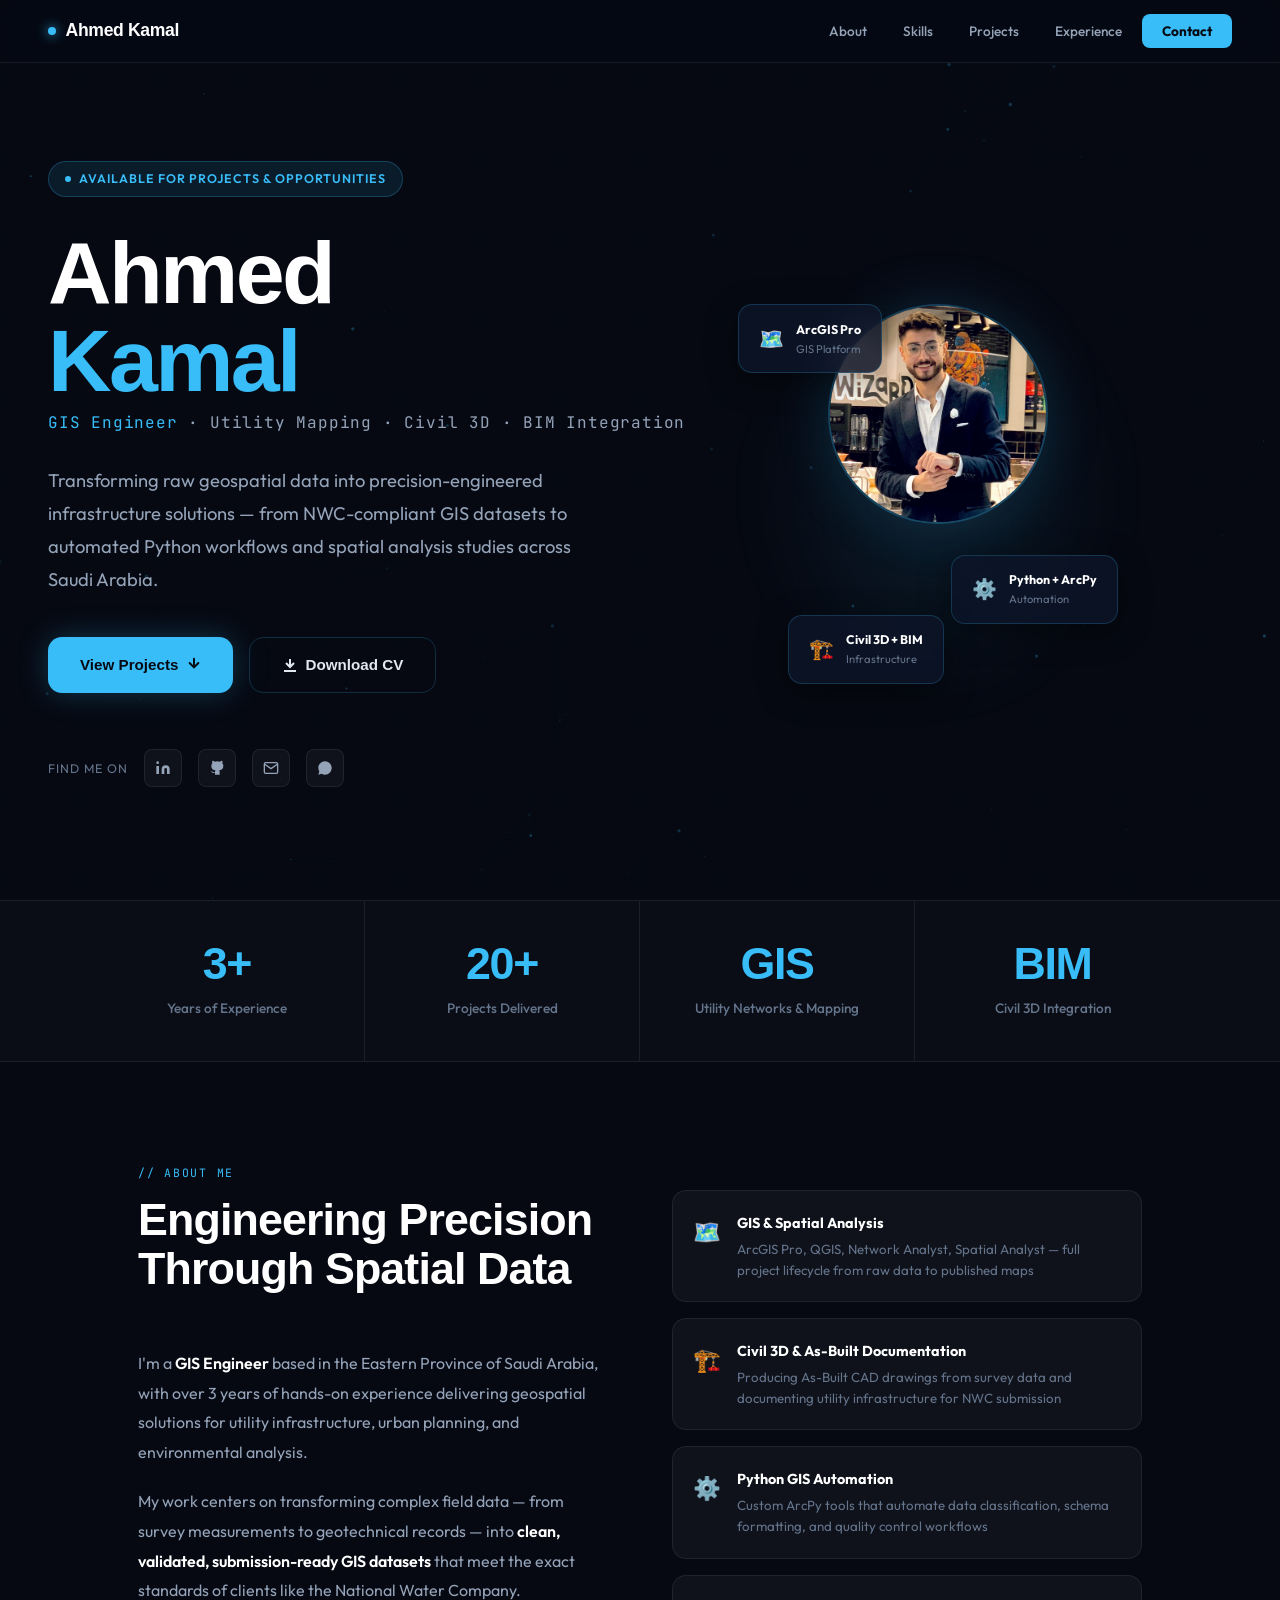
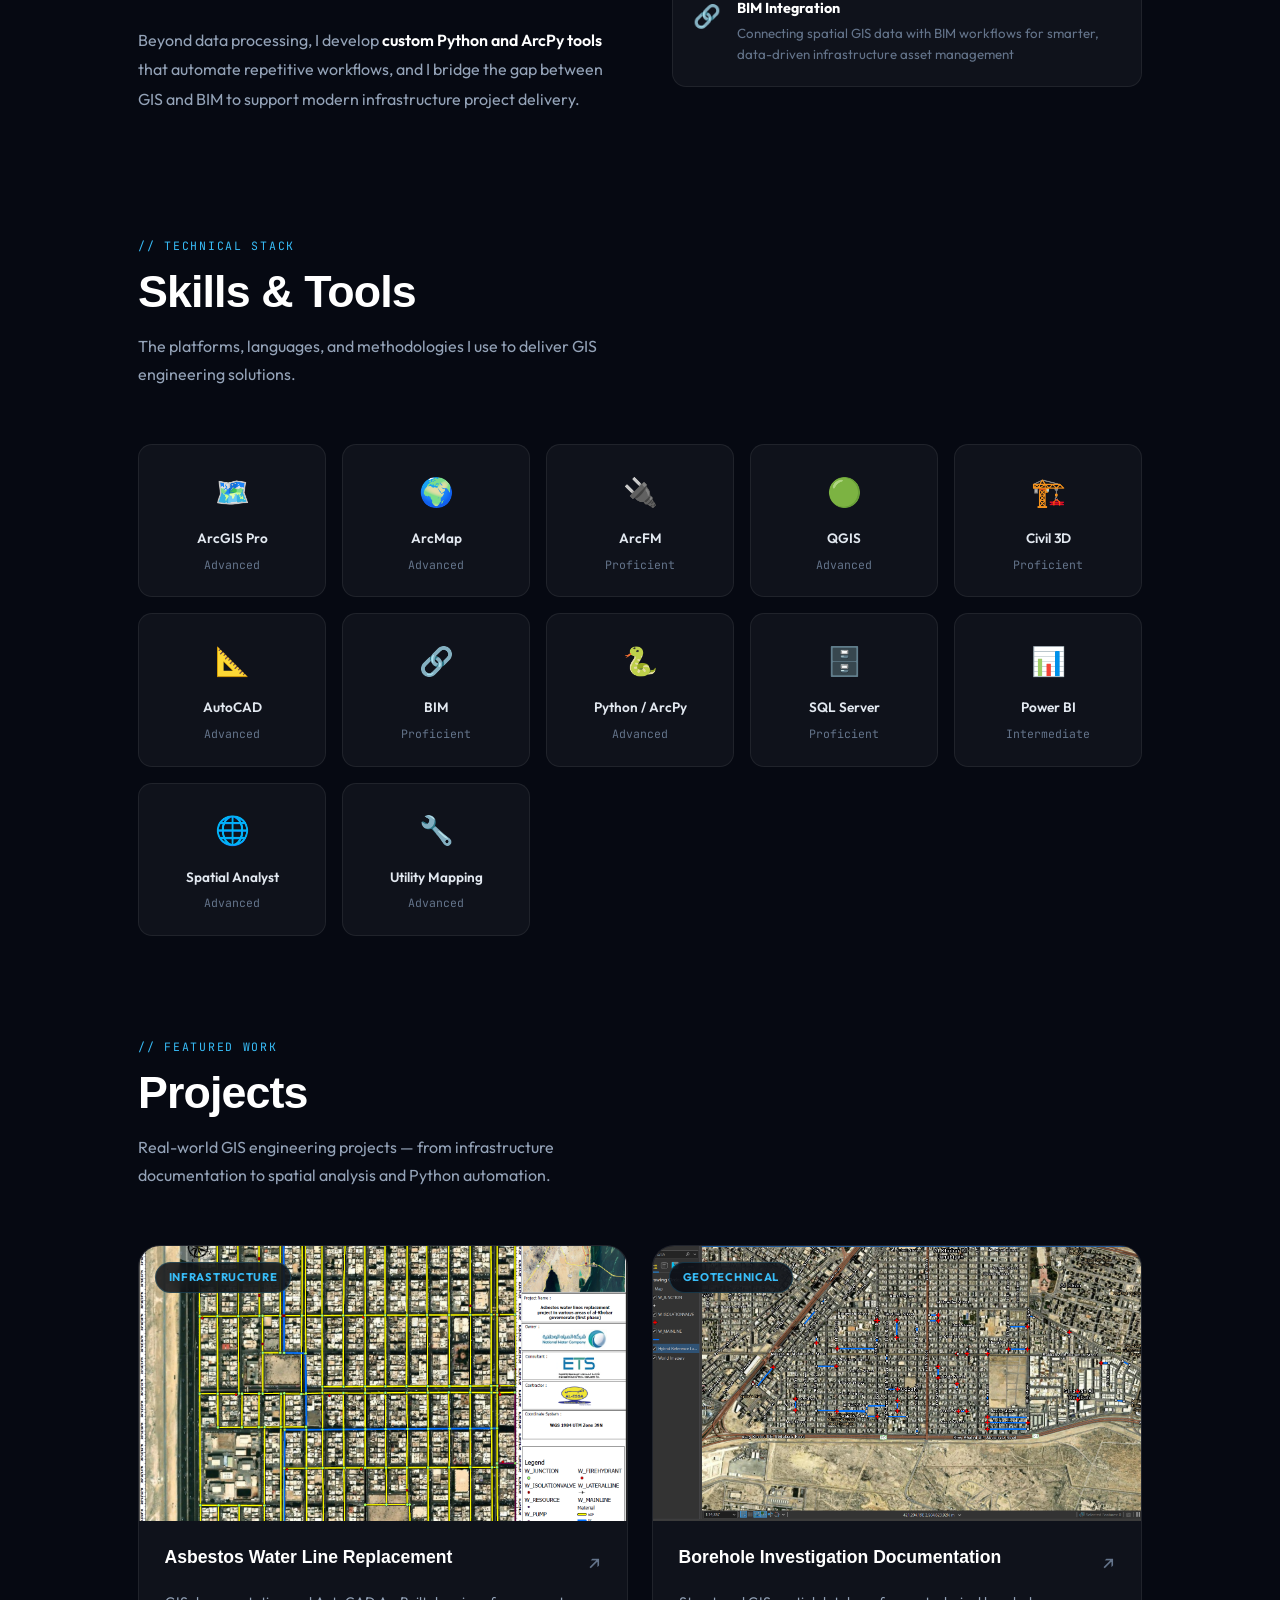
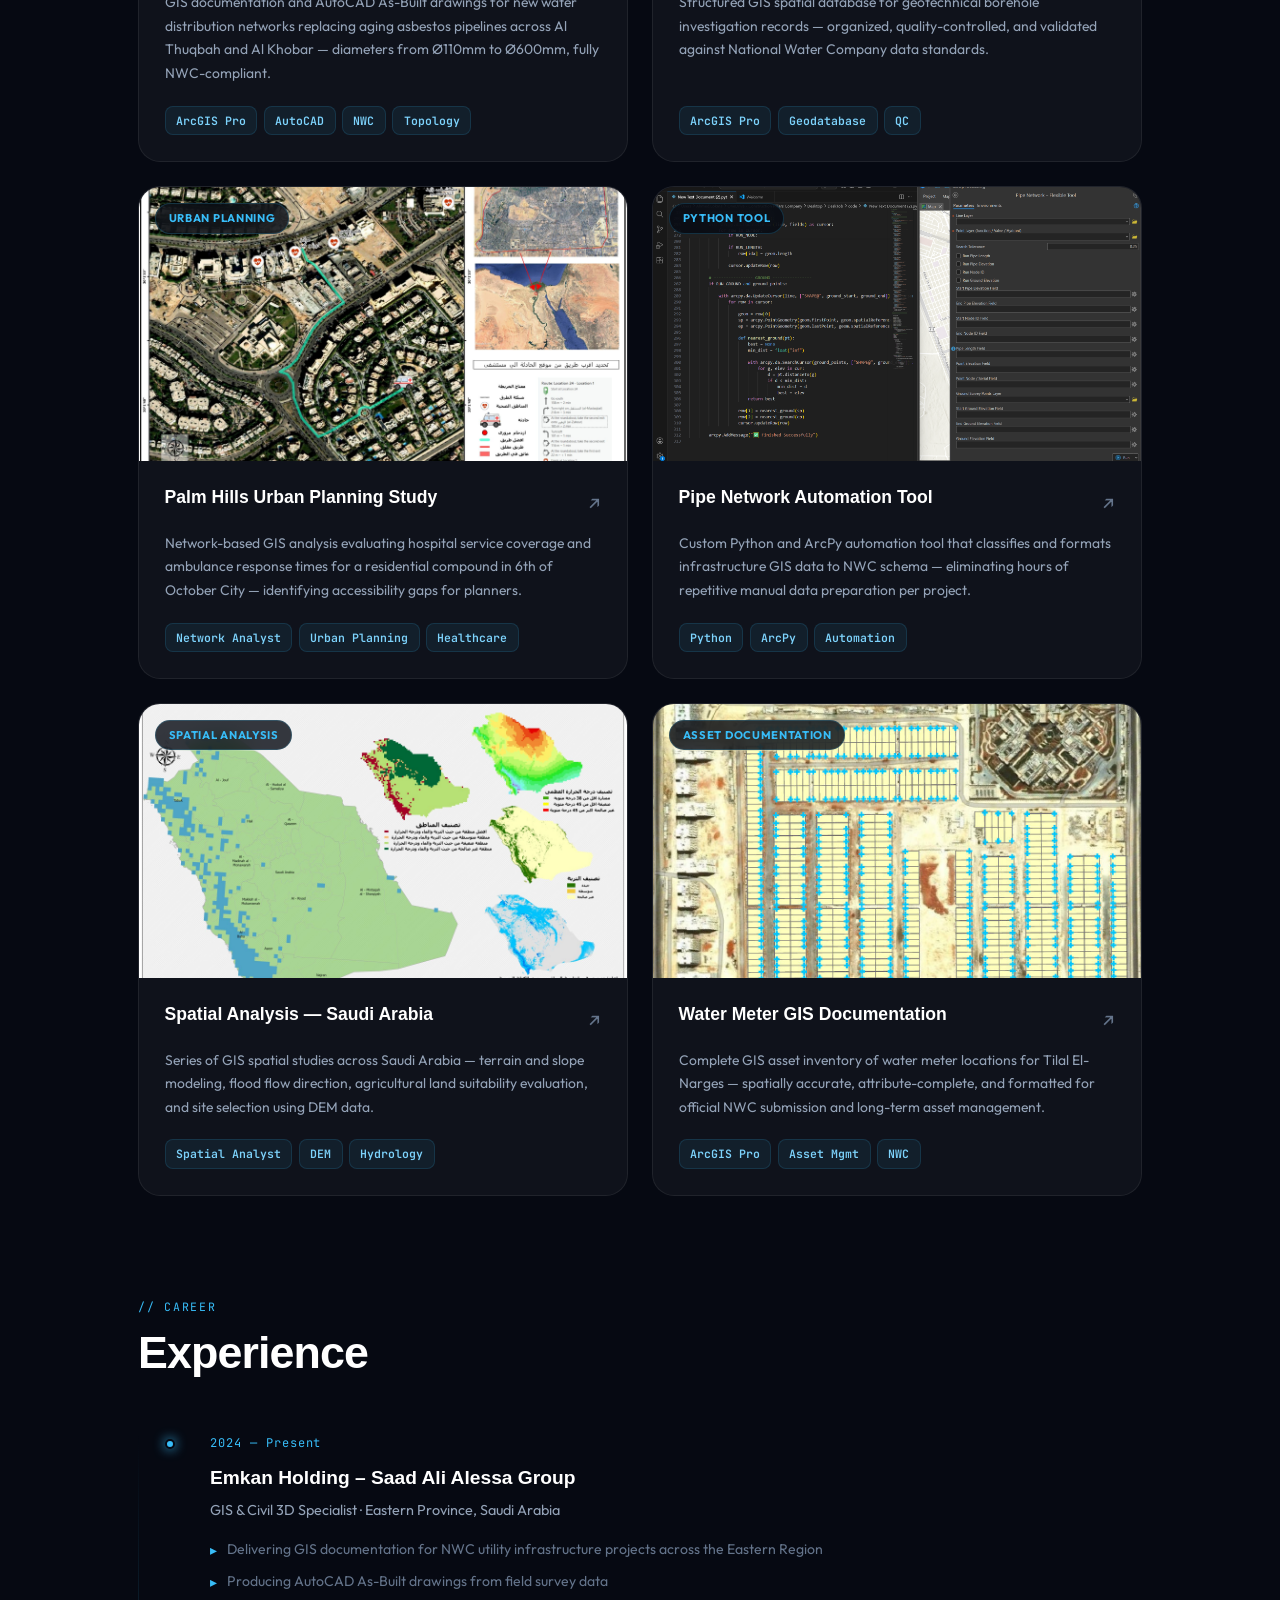
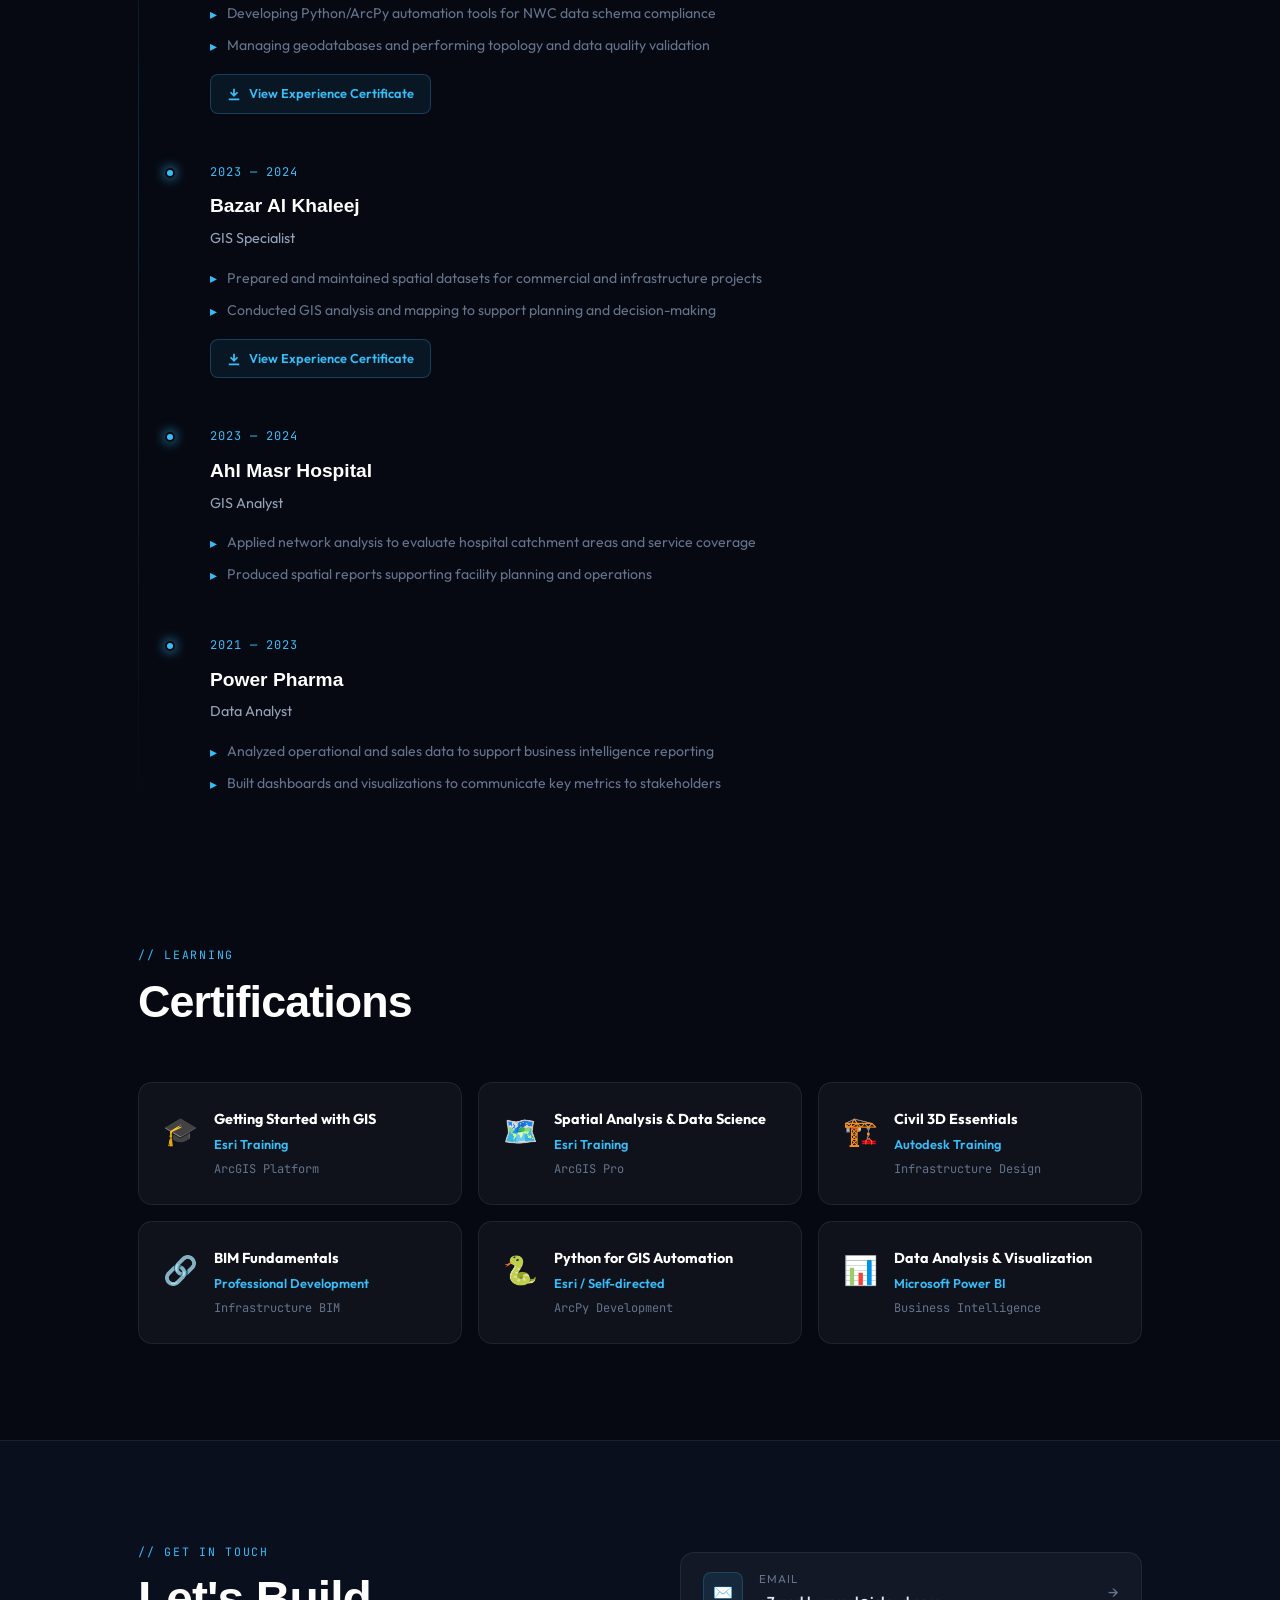
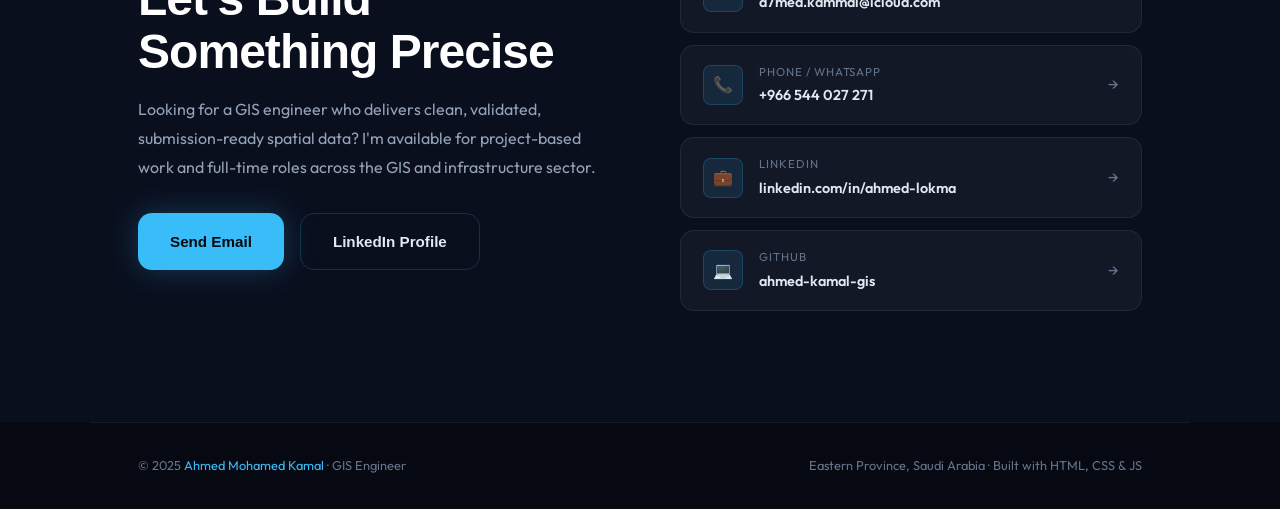
<file: index.html>
<!DOCTYPE html>
<html lang="en">
<head>
  <meta charset="UTF-8" />
  <meta name="viewport" content="width=device-width, initial-scale=1.0" />
  <meta name="description" content="Ahmed Kamal — GIS Engineer specializing in Utility Mapping, Spatial Analysis, Civil 3D & BIM Integration. Based in Eastern Province, Saudi Arabia." />
  <meta name="keywords" content="GIS Engineer, ArcGIS, QGIS, Civil 3D, BIM, Spatial Analysis, Utility Mapping, Saudi Arabia" />
  <title>Ahmed Kamal | GIS Engineer & Spatial Data Specialist</title>
  <link rel="stylesheet" href="style.css" />
  <link rel="preconnect" href="https://fonts.googleapis.com" />
  <link rel="preconnect" href="https://fonts.gstatic.com" crossorigin />
  <link href="https://fonts.googleapis.com/css2?family=Cabinet+Grotesk:wght@400;500;700;800;900&family=Outfit:wght@300;400;500;600&family=JetBrains+Mono:wght@400;500&display=swap" rel="stylesheet" />
</head>
<body>

<!-- ── ANIMATED CANVAS BACKGROUND ── -->
<canvas id="bg-canvas"></canvas>

<!-- ══════════════════════════════════════
     NAV
════════════════════════════════════════ -->
<nav id="main-nav">
  <a href="#" class="nav-logo">
    <span class="nav-logo-dot"></span>
    Ahmed Kamal
  </a>
  <ul class="nav-links" id="nav-links">
    <li><a href="#about">About</a></li>
    <li><a href="#skills">Skills</a></li>
    <li><a href="#projects">Projects</a></li>
    <li><a href="#experience">Experience</a></li>
    <li><a href="#contact" class="nav-cta">Contact</a></li>
  </ul>
  <button class="nav-mobile-btn" id="mobile-nav-btn" aria-label="Menu">
    <span></span><span></span><span></span>
  </button>
</nav>

<!-- ══════════════════════════════════════
     HERO
════════════════════════════════════════ -->
<section class="hero" id="home">
  <div class="hero-content">
    <div class="hero-badge">
      <span class="hero-badge-dot"></span>
      Available for Projects &amp; Opportunities
    </div>

    <h1>
      Ahmed<br/>
      <span class="hero-name-accent">Kamal</span>
    </h1>

    <p class="hero-role">
      <span>GIS Engineer</span> · Utility Mapping · Civil 3D · BIM Integration
    </p>

    <p class="hero-desc">
      Transforming raw geospatial data into precision-engineered infrastructure solutions — from NWC-compliant GIS datasets to automated Python workflows and spatial analysis studies across Saudi Arabia.
    </p>

    <div class="hero-btns">
      <a href="#projects" class="btn-primary btn-glow">
        View Projects
        <span class="btn-arrow-box">
          <svg width="14" height="14" viewBox="0 0 16 16" fill="none" stroke="currentColor" stroke-width="2.2" stroke-linecap="round" stroke-linejoin="round"><path d="M8 3v10M3 8l5 5 5-5"/></svg>
        </span>
      </a>
      <a href="Ahmed-Kamal-CV.pdf" target="_blank" class="btn-outline">
        <svg width="16" height="16" viewBox="0 0 16 16" fill="none" stroke="currentColor" stroke-width="2"><path d="M8 2v8m-4-4l4 4 4-4M2 14h12"/></svg>
        Download CV
      </a>
    </div>

    <div class="hero-socials">
      <span class="hero-socials-label">Find me on</span>
      <a href="https://www.linkedin.com/in/ahmed-lokma/" target="_blank" class="social-link" aria-label="LinkedIn">
        <svg viewBox="0 0 24 24" fill="currentColor"><path d="M16 8a6 6 0 0 1 6 6v7h-4v-7a2 2 0 0 0-2-2 2 2 0 0 0-2 2v7h-4v-7a6 6 0 0 1 6-6zM2 9h4v12H2z"/><circle cx="4" cy="4" r="2"/></svg>
      </a>
      <a href="https://github.com/ahmed-kamal-gis" target="_blank" class="social-link" aria-label="GitHub">
        <svg viewBox="0 0 24 24" fill="currentColor"><path d="M9 19c-5 1.5-5-2.5-7-3m14 6v-3.87a3.37 3.37 0 0 0-.94-2.61c3.14-.35 6.44-1.54 6.44-7A5.44 5.44 0 0 0 20 4.77 5.07 5.07 0 0 0 19.91 1S18.73.65 16 2.48a13.38 13.38 0 0 0-7 0C6.27.65 5.09 1 5.09 1A5.07 5.07 0 0 0 5 4.77a5.44 5.44 0 0 0-1.5 3.78c0 5.42 3.3 6.61 6.44 7A3.37 3.37 0 0 0 9 18.13V22"/></svg>
      </a>
      <a href="mailto:a7med.kammal@icloud.com" class="social-link" aria-label="Email">
        <svg viewBox="0 0 24 24" fill="none" stroke="currentColor" stroke-width="2"><path d="M4 4h16c1.1 0 2 .9 2 2v12c0 1.1-.9 2-2 2H4c-1.1 0-2-.9-2-2V6c0-1.1.9-2 2-2z"/><polyline points="22,6 12,13 2,6"/></svg>
      </a>
      <a href="https://wa.me/966544027271" target="_blank" class="social-link" aria-label="WhatsApp">
        <svg viewBox="0 0 24 24" fill="currentColor"><path d="M17.472 14.382c-.297-.149-1.758-.867-2.03-.967-.273-.099-.471-.148-.67.15-.197.297-.767.966-.94 1.164-.173.199-.347.223-.644.075-.297-.15-1.255-.463-2.39-1.475-.883-.788-1.48-1.761-1.653-2.059-.173-.297-.018-.458.13-.606.134-.133.298-.347.446-.52.149-.174.198-.298.298-.497.099-.198.05-.371-.025-.52-.075-.149-.669-1.612-.916-2.207-.242-.579-.487-.5-.669-.51-.173-.008-.371-.01-.57-.01-.198 0-.52.074-.792.372-.272.297-1.04 1.016-1.04 2.479 0 1.462 1.065 2.875 1.213 3.074.149.198 2.096 3.2 5.077 4.487.709.306 1.262.489 1.694.625.712.227 1.36.195 1.871.118.571-.085 1.758-.719 2.006-1.413.248-.694.248-1.289.173-1.413-.074-.124-.272-.198-.57-.347z"/><path d="M12 2C6.477 2 2 6.477 2 12c0 1.89.525 3.66 1.438 5.168L2 22l4.978-1.406A9.96 9.96 0 0 0 12 22c5.523 0 10-4.477 10-10S17.523 2 12 2z"/></svg>
      </a>
    </div>
  </div>

  <div class="hero-right">
    <div class="hero-profile-wrap">
      <div class="hero-profile-bg"></div>
      <img src="profile.jpeg" alt="Ahmed Kamal" class="hero-profile-img" />

      <div class="hero-float-card card-1">
        <span class="float-icon">🗺️</span>
        <div>
          <span class="float-title">ArcGIS Pro</span>
          <span class="float-sub">GIS Platform</span>
        </div>
      </div>

      <div class="hero-float-card card-2">
        <span class="float-icon">⚙️</span>
        <div>
          <span class="float-title">Python + ArcPy</span>
          <span class="float-sub">Automation</span>
        </div>
      </div>

      <div class="hero-float-card card-3">
        <span class="float-icon">🏗️</span>
        <div>
          <span class="float-title">Civil 3D + BIM</span>
          <span class="float-sub">Infrastructure</span>
        </div>
      </div>
    </div>
  </div>
</section>

<!-- ══════════════════════════════════════
     STATS
════════════════════════════════════════ -->
<div class="stats-section">
  <div class="stats-inner">
    <div class="stat-item reveal">
      <span class="stat-number" data-target="3" data-suffix="+">3+</span>
      <span class="stat-label">Years of Experience</span>
    </div>
    <div class="stat-item reveal reveal-delay-1">
      <span class="stat-number" data-target="20" data-suffix="+">20+</span>
      <span class="stat-label">Projects Delivered</span>
    </div>
    <div class="stat-item reveal reveal-delay-2">
      <span class="stat-number">GIS</span>
      <span class="stat-label">Utility Networks & Mapping</span>
    </div>
    <div class="stat-item reveal reveal-delay-3">
      <span class="stat-number">BIM</span>
      <span class="stat-label">Civil 3D Integration</span>
    </div>
  </div>
</div>

<!-- ══════════════════════════════════════
     ABOUT
════════════════════════════════════════ -->
<section class="section" id="about">
  <div class="about-grid">
    <div>
      <div class="section-header">
        <span class="section-tag">// About Me</span>
        <h2 class="section-title">Engineering Precision<br/>Through Spatial Data</h2>
      </div>
      <div class="about-text reveal">
        <p>
          I'm a <strong>GIS Engineer</strong> based in the Eastern Province of Saudi Arabia, with over 3 years of hands-on experience delivering geospatial solutions for utility infrastructure, urban planning, and environmental analysis.
        </p>
        <p>
          My work centers on transforming complex field data — from survey measurements to geotechnical records — into <strong>clean, validated, submission-ready GIS datasets</strong> that meet the exact standards of clients like the National Water Company.
        </p>
        <p>
          Beyond data processing, I develop <strong>custom Python and ArcPy tools</strong> that automate repetitive workflows, and I bridge the gap between GIS and BIM to support modern infrastructure project delivery.
        </p>
      </div>
    </div>
    <div class="about-highlights reveal reveal-delay-1">
      <div class="about-highlight">
        <span class="ah-icon">🗺️</span>
        <div>
          <div class="ah-title">GIS & Spatial Analysis</div>
          <div class="ah-desc">ArcGIS Pro, QGIS, Network Analyst, Spatial Analyst — full project lifecycle from raw data to published maps</div>
        </div>
      </div>
      <div class="about-highlight">
        <span class="ah-icon">🏗️</span>
        <div>
          <div class="ah-title">Civil 3D & As-Built Documentation</div>
          <div class="ah-desc">Producing As-Built CAD drawings from survey data and documenting utility infrastructure for NWC submission</div>
        </div>
      </div>
      <div class="about-highlight">
        <span class="ah-icon">⚙️</span>
        <div>
          <div class="ah-title">Python GIS Automation</div>
          <div class="ah-desc">Custom ArcPy tools that automate data classification, schema formatting, and quality control workflows</div>
        </div>
      </div>
      <div class="about-highlight">
        <span class="ah-icon">🔗</span>
        <div>
          <div class="ah-title">BIM Integration</div>
          <div class="ah-desc">Connecting spatial GIS data with BIM workflows for smarter, data-driven infrastructure asset management</div>
        </div>
      </div>
    </div>
  </div>
</section>

<!-- ══════════════════════════════════════
     SKILLS
════════════════════════════════════════ -->
<section class="section" id="skills" style="padding-top:0;">
  <div class="section-header reveal">
    <span class="section-tag">// Technical Stack</span>
    <h2 class="section-title">Skills & Tools</h2>
    <p class="section-sub">The platforms, languages, and methodologies I use to deliver GIS engineering solutions.</p>
  </div>
  <div class="skills-grid">
    <div class="skill-card reveal">
      <span class="skill-icon">🗺️</span>
      <span class="skill-name">ArcGIS Pro</span>
      <span class="skill-level">Advanced</span>
    </div>
    <div class="skill-card reveal reveal-delay-1">
      <span class="skill-icon">🌍</span>
      <span class="skill-name">ArcMap</span>
      <span class="skill-level">Advanced</span>
    </div>
    <div class="skill-card reveal reveal-delay-2">
      <span class="skill-icon">🔌</span>
      <span class="skill-name">ArcFM</span>
      <span class="skill-level">Proficient</span>
    </div>
    <div class="skill-card reveal reveal-delay-3">
      <span class="skill-icon">🟢</span>
      <span class="skill-name">QGIS</span>
      <span class="skill-level">Advanced</span>
    </div>
    <div class="skill-card reveal">
      <span class="skill-icon">🏗️</span>
      <span class="skill-name">Civil 3D</span>
      <span class="skill-level">Proficient</span>
    </div>
    <div class="skill-card reveal reveal-delay-1">
      <span class="skill-icon">📐</span>
      <span class="skill-name">AutoCAD</span>
      <span class="skill-level">Advanced</span>
    </div>
    <div class="skill-card reveal reveal-delay-2">
      <span class="skill-icon">🔗</span>
      <span class="skill-name">BIM</span>
      <span class="skill-level">Proficient</span>
    </div>
    <div class="skill-card reveal reveal-delay-3">
      <span class="skill-icon">🐍</span>
      <span class="skill-name">Python / ArcPy</span>
      <span class="skill-level">Advanced</span>
    </div>
    <div class="skill-card reveal">
      <span class="skill-icon">🗄️</span>
      <span class="skill-name">SQL Server</span>
      <span class="skill-level">Proficient</span>
    </div>
    <div class="skill-card reveal reveal-delay-1">
      <span class="skill-icon">📊</span>
      <span class="skill-name">Power BI</span>
      <span class="skill-level">Intermediate</span>
    </div>
    <div class="skill-card reveal reveal-delay-2">
      <span class="skill-icon">🌐</span>
      <span class="skill-name">Spatial Analyst</span>
      <span class="skill-level">Advanced</span>
    </div>
    <div class="skill-card reveal reveal-delay-3">
      <span class="skill-icon">🔧</span>
      <span class="skill-name">Utility Mapping</span>
      <span class="skill-level">Advanced</span>
    </div>
  </div>
</section>

<!-- ══════════════════════════════════════
     PROJECTS
════════════════════════════════════════ -->
<section class="section" id="projects" style="padding-top:0;">
  <div class="section-header reveal">
    <span class="section-tag">// Featured Work</span>
    <h2 class="section-title">Projects</h2>
    <p class="section-sub">Real-world GIS engineering projects — from infrastructure documentation to spatial analysis and Python automation.</p>
  </div>
  <div class="projects-grid">

    <!-- 1. Asbestos Water Line -->
    <a href="asbestos-water-line/index.html" class="project-card reveal">
      <div class="project-img-wrap">
        <img src="asbestos-water-line/asbestos-1.jpeg" alt="Asbestos Water Line Replacement" class="project-img" loading="lazy"
             onerror="this.style.display='none';this.nextElementSibling.style.display='flex'"/>
        <div class="project-img-placeholder" style="display:none">🗺️</div>
        <span class="project-cat-badge">Infrastructure</span>
      </div>
      <div class="project-body">
        <div class="project-header">
          <h3 class="project-title">Asbestos Water Line Replacement</h3>
          <span class="project-arrow">↗</span>
        </div>
        <p class="project-desc">GIS documentation and AutoCAD As-Built drawings for new water distribution networks replacing aging asbestos pipelines across Al Thuqbah and Al Khobar — diameters from Ø110mm to Ø600mm, fully NWC-compliant.</p>
        <div class="project-tags">
          <span class="project-tag">ArcGIS Pro</span>
          <span class="project-tag">AutoCAD</span>
          <span class="project-tag">NWC</span>
          <span class="project-tag">Topology</span>
        </div>
      </div>
    </a>

    <!-- 2. Borehole -->
    <a href="bore-hole-replacement/index.html" class="project-card reveal reveal-delay-1">
      <div class="project-img-wrap">
        <img src="bore-hole-replacement/bore-hole-replacement-1.jpeg" alt="Borehole Documentation" class="project-img" loading="lazy"
             onerror="this.style.display='none';this.nextElementSibling.style.display='flex'"/>
        <div class="project-img-placeholder" style="display:none">🔩</div>
        <span class="project-cat-badge">Geotechnical</span>
      </div>
      <div class="project-body">
        <div class="project-header">
          <h3 class="project-title">Borehole Investigation Documentation</h3>
          <span class="project-arrow">↗</span>
        </div>
        <p class="project-desc">Structured GIS spatial database for geotechnical borehole investigation records — organized, quality-controlled, and validated against National Water Company data standards.</p>
        <div class="project-tags">
          <span class="project-tag">ArcGIS Pro</span>
          <span class="project-tag">Geodatabase</span>
          <span class="project-tag">QC</span>
        </div>
      </div>
    </a>

    <!-- 3. Palm Hills -->
    <a href="palm-hills-urban-planning/index.html" class="project-card reveal reveal-delay-2">
      <div class="project-img-wrap">
        <img src="palm-hills-urban-planning/palm-hills-1.jpeg" alt="Palm Hills Urban Planning" class="project-img" loading="lazy"
             onerror="this.style.display='none';this.nextElementSibling.style.display='flex'"/>
        <div class="project-img-placeholder" style="display:none">🏙️</div>
        <span class="project-cat-badge">Urban Planning</span>
      </div>
      <div class="project-body">
        <div class="project-header">
          <h3 class="project-title">Palm Hills Urban Planning Study</h3>
          <span class="project-arrow">↗</span>
        </div>
        <p class="project-desc">Network-based GIS analysis evaluating hospital service coverage and ambulance response times for a residential compound in 6th of October City — identifying accessibility gaps for planners.</p>
        <div class="project-tags">
          <span class="project-tag">Network Analyst</span>
          <span class="project-tag">Urban Planning</span>
          <span class="project-tag">Healthcare</span>
        </div>
      </div>
    </a>

    <!-- 4. Pipe Network Tool -->
    <a href="pipe-network-tools/index.html" class="project-card reveal">
      <div class="project-img-wrap">
        <img src="pipe-network-tools/code-1.jpeg" alt="Pipe Network Automation Tool" class="project-img" loading="lazy"
             onerror="this.style.display='none';this.nextElementSibling.style.display='flex'"/>
        <div class="project-img-placeholder" style="display:none">🐍</div>
        <span class="project-cat-badge">Python Tool</span>
      </div>
      <div class="project-body">
        <div class="project-header">
          <h3 class="project-title">Pipe Network Automation Tool</h3>
          <span class="project-arrow">↗</span>
        </div>
        <p class="project-desc">Custom Python and ArcPy automation tool that classifies and formats infrastructure GIS data to NWC schema — eliminating hours of repetitive manual data preparation per project.</p>
        <div class="project-tags">
          <span class="project-tag">Python</span>
          <span class="project-tag">ArcPy</span>
          <span class="project-tag">Automation</span>
        </div>
      </div>
    </a>

    <!-- 5. Spatial Analysis -->
    <a href="spatial-analysis-saudi-arabia/index.html" class="project-card reveal reveal-delay-1">
      <div class="project-img-wrap">
        <img src="spatial-analysis-saudi-arabia/spatial-analysis-1.jpeg" alt="Spatial Analysis Saudi Arabia" class="project-img" loading="lazy"
             onerror="this.style.display='none';this.nextElementSibling.style.display='flex'"/>
        <div class="project-img-placeholder" style="display:none">🌏</div>
        <span class="project-cat-badge">Spatial Analysis</span>
      </div>
      <div class="project-body">
        <div class="project-header">
          <h3 class="project-title">Spatial Analysis — Saudi Arabia</h3>
          <span class="project-arrow">↗</span>
        </div>
        <p class="project-desc">Series of GIS spatial studies across Saudi Arabia — terrain and slope modeling, flood flow direction, agricultural land suitability evaluation, and site selection using DEM data.</p>
        <div class="project-tags">
          <span class="project-tag">Spatial Analyst</span>
          <span class="project-tag">DEM</span>
          <span class="project-tag">Hydrology</span>
        </div>
      </div>
    </a>

    <!-- 6. Water Meter -->
    <a href="tilal-elnarges-house-project/index.html" class="project-card reveal reveal-delay-2">
      <div class="project-img-wrap">
        <img src="tilal-elnarges-house-project/water-meter-1.jpeg" alt="Water Meter Documentation" class="project-img" loading="lazy"
             onerror="this.style.display='none';this.nextElementSibling.style.display='flex'"/>
        <div class="project-img-placeholder" style="display:none">💧</div>
        <span class="project-cat-badge">Asset Documentation</span>
      </div>
      <div class="project-body">
        <div class="project-header">
          <h3 class="project-title">Water Meter GIS Documentation</h3>
          <span class="project-arrow">↗</span>
        </div>
        <p class="project-desc">Complete GIS asset inventory of water meter locations for Tilal El-Narges — spatially accurate, attribute-complete, and formatted for official NWC submission and long-term asset management.</p>
        <div class="project-tags">
          <span class="project-tag">ArcGIS Pro</span>
          <span class="project-tag">Asset Mgmt</span>
          <span class="project-tag">NWC</span>
        </div>
      </div>
    </a>

  </div>
</section>

<!-- ══════════════════════════════════════
     EXPERIENCE
════════════════════════════════════════ -->
<section class="section" id="experience" style="padding-top:0;">
  <div class="section-header reveal">
    <span class="section-tag">// Career</span>
    <h2 class="section-title">Experience</h2>
  </div>
  <div class="timeline">

    <div class="timeline-item reveal">
      <span class="timeline-date">2024 — Present</span>
      <div class="timeline-company">Emkan Holding – Saad Ali Alessa Group</div>
      <div class="timeline-role">GIS & Civil 3D Specialist · Eastern Province, Saudi Arabia</div>
      <ul class="timeline-points">
        <li>Delivering GIS documentation for NWC utility infrastructure projects across the Eastern Region</li>
        <li>Producing AutoCAD As-Built drawings from field survey data</li>
        <li>Developing Python/ArcPy automation tools for NWC data schema compliance</li>
        <li>Managing geodatabases and performing topology and data quality validation</li>
      </ul>
      <a href="emkan-certificate.pdf" target="_blank" class="cert-download-btn">
        <svg width="14" height="14" viewBox="0 0 16 16" fill="none" stroke="currentColor" stroke-width="2"><path d="M8 2v8m-4-4l4 4 4-4M2 14h12"/></svg>
        View Experience Certificate
      </a>
    </div>

    <div class="timeline-item reveal">
      <span class="timeline-date">2023 — 2024</span>
      <div class="timeline-company">Bazar Al Khaleej</div>
      <div class="timeline-role">GIS Specialist</div>
      <ul class="timeline-points">
        <li>Prepared and maintained spatial datasets for commercial and infrastructure projects</li>
        <li>Conducted GIS analysis and mapping to support planning and decision-making</li>
      </ul>
      <a href="bazar-certificate.pdf" target="_blank" class="cert-download-btn">
        <svg width="14" height="14" viewBox="0 0 16 16" fill="none" stroke="currentColor" stroke-width="2"><path d="M8 2v8m-4-4l4 4 4-4M2 14h12"/></svg>
        View Experience Certificate
      </a>
    </div>

    <div class="timeline-item reveal">
      <span class="timeline-date">2023 — 2024</span>
      <div class="timeline-company">Ahl Masr Hospital</div>
      <div class="timeline-role">GIS Analyst</div>
      <ul class="timeline-points">
        <li>Applied network analysis to evaluate hospital catchment areas and service coverage</li>
        <li>Produced spatial reports supporting facility planning and operations</li>
      </ul>
    </div>

    <div class="timeline-item reveal">
      <span class="timeline-date">2021 — 2023</span>
      <div class="timeline-company">Power Pharma</div>
      <div class="timeline-role">Data Analyst</div>
      <ul class="timeline-points">
        <li>Analyzed operational and sales data to support business intelligence reporting</li>
        <li>Built dashboards and visualizations to communicate key metrics to stakeholders</li>
      </ul>
    </div>

  </div>
</section>

<!-- ══════════════════════════════════════
     CERTIFICATIONS
════════════════════════════════════════ -->
<section class="section" id="certifications" style="padding-top:0;">
  <div class="section-header reveal">
    <span class="section-tag">// Learning</span>
    <h2 class="section-title">Certifications</h2>
  </div>
  <div class="certs-grid">
    <div class="cert-card reveal">
      <span class="cert-icon">🎓</span>
      <div>
        <div class="cert-title">Getting Started with GIS</div>
        <div class="cert-org">Esri Training</div>
        <div class="cert-year">ArcGIS Platform</div>
      </div>
    </div>
    <div class="cert-card reveal reveal-delay-1">
      <span class="cert-icon">🗺️</span>
      <div>
        <div class="cert-title">Spatial Analysis & Data Science</div>
        <div class="cert-org">Esri Training</div>
        <div class="cert-year">ArcGIS Pro</div>
      </div>
    </div>
    <div class="cert-card reveal reveal-delay-2">
      <span class="cert-icon">🏗️</span>
      <div>
        <div class="cert-title">Civil 3D Essentials</div>
        <div class="cert-org">Autodesk Training</div>
        <div class="cert-year">Infrastructure Design</div>
      </div>
    </div>
    <div class="cert-card reveal reveal-delay-3">
      <span class="cert-icon">🔗</span>
      <div>
        <div class="cert-title">BIM Fundamentals</div>
        <div class="cert-org">Professional Development</div>
        <div class="cert-year">Infrastructure BIM</div>
      </div>
    </div>
    <div class="cert-card reveal">
      <span class="cert-icon">🐍</span>
      <div>
        <div class="cert-title">Python for GIS Automation</div>
        <div class="cert-org">Esri / Self-directed</div>
        <div class="cert-year">ArcPy Development</div>
      </div>
    </div>
    <div class="cert-card reveal reveal-delay-1">
      <span class="cert-icon">📊</span>
      <div>
        <div class="cert-title">Data Analysis & Visualization</div>
        <div class="cert-org">Microsoft Power BI</div>
        <div class="cert-year">Business Intelligence</div>
      </div>
    </div>
  </div>
</section>

<!-- ══════════════════════════════════════
     CONTACT
════════════════════════════════════════ -->
<div class="contact-section" id="contact">
  <div class="contact-inner">
    <div class="reveal">
      <span class="section-tag">// Get In Touch</span>
      <h2 class="contact-title">Let's Build<br/>Something Precise</h2>
      <p class="contact-desc">
        Looking for a GIS engineer who delivers clean, validated, submission-ready spatial data? I'm available for project-based work and full-time roles across the GIS and infrastructure sector.
      </p>
      <div class="hero-btns">
        <a href="mailto:a7med.kammal@icloud.com" class="btn-primary">Send Email</a>
        <a href="https://www.linkedin.com/in/ahmed-lokma/" target="_blank" class="btn-outline">LinkedIn Profile</a>
      </div>
    </div>

    <div class="contact-links reveal reveal-delay-1">
      <a href="mailto:a7med.kammal@icloud.com" class="contact-link">
        <div class="contact-link-icon">✉️</div>
        <div class="contact-link-info">
          <span class="contact-link-label">Email</span>
          <span class="contact-link-value">a7med.kammal@icloud.com</span>
        </div>
        <span class="contact-link-arrow">→</span>
      </a>
      <a href="tel:+966544027271" class="contact-link">
        <div class="contact-link-icon">📞</div>
        <div class="contact-link-info">
          <span class="contact-link-label">Phone / WhatsApp</span>
          <span class="contact-link-value">+966 544 027 271</span>
        </div>
        <span class="contact-link-arrow">→</span>
      </a>
      <a href="https://www.linkedin.com/in/ahmed-lokma/" target="_blank" class="contact-link">
        <div class="contact-link-icon">💼</div>
        <div class="contact-link-info">
          <span class="contact-link-label">LinkedIn</span>
          <span class="contact-link-value">linkedin.com/in/ahmed-lokma</span>
        </div>
        <span class="contact-link-arrow">→</span>
      </a>
      <a href="https://github.com/ahmed-kamal-gis" target="_blank" class="contact-link">
        <div class="contact-link-icon">💻</div>
        <div class="contact-link-info">
          <span class="contact-link-label">GitHub</span>
          <span class="contact-link-value">ahmed-kamal-gis</span>
        </div>
        <span class="contact-link-arrow">→</span>
      </a>
    </div>
  </div>
</div>

<!-- ══════════════════════════════════════
     FOOTER
════════════════════════════════════════ -->
<footer>
  <p>© 2025 <span class="footer-accent">Ahmed Mohamed Kamal</span> · GIS Engineer</p>
  <p>Eastern Province, Saudi Arabia · Built with HTML, CSS & JS</p>
</footer>

<script src="script.js"></script>
</body>
</html>
</file>
<file: style.css>
/* ============================================================
   AHMED KAMAL — GIS ENGINEER PORTFOLIO
   Premium Dark Engineering Portfolio
   ============================================================ */

@import url('https://fonts.googleapis.com/css2?family=Cabinet+Grotesk:wght@400;500;700;800;900&family=Outfit:wght@300;400;500;600&family=JetBrains+Mono:wght@400;500&display=swap');

/* ── RESET & BASE ── */
*, *::before, *::after { margin: 0; padding: 0; box-sizing: border-box; }
html { scroll-behavior: smooth; font-size: 16px; }

:root {
  --bg:        #060912;
  --bg2:       #0a0f1e;
  --bg3:       #0d1528;
  --surface:   rgba(255,255,255,0.04);
  --surface2:  rgba(255,255,255,0.07);
  --border:    rgba(255,255,255,0.07);
  --border2:   rgba(56,189,248,0.2);
  --accent:    #38bdf8;
  --accent2:   #0ea5e9;
  --accent3:   #7dd3fc;
  --glow:      rgba(56,189,248,0.15);
  --glow2:     rgba(56,189,248,0.06);
  --text:      #e2e8f0;
  --text2:     #94a3b8;
  --text3:     #64748b;
  --white:     #ffffff;
  --green:     #34d399;
  --purple:    #a78bfa;

  --radius-sm: 8px;
  --radius:    14px;
  --radius-lg: 22px;
  --radius-xl: 32px;

  --font-display: 'Cabinet Grotesk', sans-serif;
  --font-body:    'Outfit', sans-serif;
  --font-mono:    'JetBrains Mono', monospace;

  --transition: 0.3s cubic-bezier(0.4, 0, 0.2, 1);
  --transition-slow: 0.6s cubic-bezier(0.4, 0, 0.2, 1);
}

body {
  background: var(--bg);
  color: var(--text);
  font-family: var(--font-body);
  font-weight: 400;
  line-height: 1.7;
  overflow-x: hidden;
  transition: background 0.4s ease, color 0.4s ease;
}

/* ── THEME TOGGLE ── */
.theme-toggle {
  display: flex; align-items: center; justify-content: center;
  width: 38px; height: 38px;
  background: var(--surface); border: 1px solid var(--border);
  border-radius: var(--radius-sm);
  color: var(--text2); cursor: pointer;
  transition: var(--transition); flex-shrink: 0;
  margin-left: 0.5rem;
}
.theme-toggle:hover { border-color: var(--accent); color: var(--accent); }

/* ── LIGHT MODE ── */
body.light-mode {
  --bg:       #f0f4ff;
  --bg2:      #e4eaf8;
  --bg3:      #d8e2f5;
  --surface:  rgba(0,0,0,0.04);
  --surface2: rgba(0,0,0,0.07);
  --border:   rgba(0,0,0,0.1);
  --border2:  rgba(2,132,199,0.3);
  --accent:   #0284c7;
  --accent2:  #0369a1;
  --accent3:  #0ea5e9;
  --glow:     rgba(2,132,199,0.12);
  --glow2:    rgba(2,132,199,0.06);
  --text:     #1e293b;
  --text2:    #475569;
  --text3:    #64748b;
  --white:    #0f172a;
}
body.light-mode #bg-canvas { opacity: 0.12; }
body.light-mode nav { background: rgba(240,244,255,0.85); }
body.light-mode nav.scrolled { background: rgba(240,244,255,0.97); }
body.light-mode .hero-float-card { background: rgba(255,255,255,0.92); border-color: rgba(2,132,199,0.2); }
body.light-mode .contact-section { background: var(--bg2); }
body.light-mode .stats-section { background: rgba(0,0,0,0.02); }

/* ── SCROLLBAR ── */
::-webkit-scrollbar { width: 4px; }
::-webkit-scrollbar-track { background: var(--bg); }
::-webkit-scrollbar-thumb { background: var(--accent2); border-radius: 2px; }

/* ── SELECTION ── */
::selection { background: rgba(56,189,248,0.25); color: var(--white); }

/* ── CANVAS BACKGROUND ── */
#bg-canvas {
  position: fixed; inset: 0; z-index: 0;
  pointer-events: none; opacity: 0.5;
}

/* ── NAV ── */
nav {
  position: fixed; top: 0; left: 0; right: 0; z-index: 1000;
  display: flex; align-items: center; justify-content: space-between;
  padding: 1rem 3rem;
  background: rgba(6,9,18,0.7);
  backdrop-filter: blur(20px) saturate(180%);
  border-bottom: 1px solid var(--border);
  transition: var(--transition);
}
nav.scrolled {
  padding: 0.75rem 3rem;
  background: rgba(6,9,18,0.92);
}
.nav-logo {
  display: flex; align-items: center; gap: 0.6rem;
  font-family: var(--font-display);
  font-weight: 900; font-size: 1.1rem;
  color: var(--white); text-decoration: none; letter-spacing: -0.02em;
}
.nav-logo-dot {
  width: 8px; height: 8px; border-radius: 50%;
  background: var(--accent);
  box-shadow: 0 0 12px var(--accent);
  animation: pulse-dot 2s ease infinite;
}
@keyframes pulse-dot {
  0%,100% { box-shadow: 0 0 8px var(--accent); }
  50%      { box-shadow: 0 0 20px var(--accent), 0 0 40px rgba(56,189,248,0.3); }
}
.nav-links { display: flex; align-items: center; gap: 0.25rem; list-style: none; }
.nav-links a {
  font-size: 0.85rem; font-weight: 500;
  color: var(--text2); text-decoration: none;
  padding: 0.5rem 1rem; border-radius: var(--radius-sm);
  transition: var(--transition);
}
.nav-links a:hover { color: var(--white); background: var(--surface2); }
.nav-cta {
  background: var(--accent) !important;
  color: var(--bg) !important; font-weight: 700 !important;
  padding: 0.5rem 1.25rem !important;
}
.nav-cta:hover { background: var(--accent3) !important; opacity: 0.9; }

.nav-mobile-btn {
  display: none; flex-direction: column; gap: 5px;
  background: none; border: none; cursor: pointer; padding: 0.5rem;
}
.nav-mobile-btn span {
  display: block; width: 22px; height: 2px;
  background: var(--text2); border-radius: 2px;
  transition: var(--transition);
}

/* ── HERO ── */
.hero {
  position: relative; z-index: 1;
  min-height: 100vh;
  display: flex; align-items: center;
  padding: 8rem 3rem 5rem;
  max-width: 1300px; margin: 0 auto;
}
.hero-content { flex: 1; max-width: 680px; }

.hero-badge {
  display: inline-flex; align-items: center; gap: 0.5rem;
  background: rgba(56,189,248,0.1);
  border: 1px solid rgba(56,189,248,0.25);
  border-radius: 100px;
  padding: 0.4rem 1rem;
  font-size: 0.78rem; font-weight: 600;
  color: var(--accent); letter-spacing: 0.08em; text-transform: uppercase;
  margin-bottom: 2rem;
  animation: fadeDown 0.6s ease both;
}
.hero-badge-dot {
  width: 6px; height: 6px; border-radius: 50%;
  background: var(--accent); animation: pulse-dot 2s ease infinite;
}

.hero h1 {
  font-family: var(--font-display);
  font-size: clamp(3rem, 7vw, 5.5rem);
  font-weight: 900; line-height: 1.0;
  letter-spacing: -0.03em;
  color: var(--white);
  margin-bottom: 0.25rem;
  animation: fadeUp 0.7s ease 0.1s both;
}
.hero-name-accent { color: var(--accent); }

.hero-role {
  font-family: var(--font-mono);
  font-size: clamp(0.85rem, 1.5vw, 1rem);
  color: var(--text2); letter-spacing: 0.05em;
  margin-bottom: 1.75rem;
  animation: fadeUp 0.7s ease 0.2s both;
}
.hero-role span { color: var(--accent); }

.hero-desc {
  font-size: clamp(1rem, 1.8vw, 1.15rem);
  color: var(--text2); line-height: 1.8;
  max-width: 560px; margin-bottom: 2.5rem;
  animation: fadeUp 0.7s ease 0.3s both;
}

.hero-btns {
  display: flex; flex-wrap: wrap; gap: 1rem;
  margin-bottom: 3.5rem;
  animation: fadeUp 0.7s ease 0.4s both;
}
.btn-glow {
  position: relative;
  box-shadow: 0 0 20px rgba(56,189,248,0.4), 0 0 60px rgba(56,189,248,0.15), inset 0 1px 0 rgba(255,255,255,0.15);
  border: 1px solid rgba(255,255,255,0.2);
  gap: 0.6rem;
}
.btn-glow:hover {
  box-shadow: 0 0 35px rgba(56,189,248,0.6), 0 0 80px rgba(56,189,248,0.25), inset 0 1px 0 rgba(255,255,255,0.2);
}

.btn-primary {
  display: inline-flex; align-items: center; gap: 0.5rem;
  background: var(--accent); color: var(--bg);
  border: none; border-radius: var(--radius);
  padding: 0.9rem 2rem;
  font-family: var(--font-display); font-weight: 700; font-size: 0.95rem;
  text-decoration: none; cursor: pointer;
  transition: var(--transition);
  box-shadow: 0 0 30px rgba(56,189,248,0.25);
}
.btn-primary:hover {
  background: var(--accent3);
  box-shadow: 0 0 50px rgba(56,189,248,0.4);
  transform: translateY(-2px);
}
.btn-outline {
  display: inline-flex; align-items: center; gap: 0.5rem;
  background: transparent; color: var(--text);
  border: 1px solid var(--border2); border-radius: var(--radius);
  padding: 0.9rem 2rem;
  font-family: var(--font-display); font-weight: 600; font-size: 0.95rem;
  text-decoration: none; cursor: pointer;
  transition: var(--transition);
  backdrop-filter: blur(10px);
}
.btn-outline:hover {
  border-color: var(--accent); color: var(--accent);
  background: rgba(56,189,248,0.06);
  transform: translateY(-2px);
}

.hero-socials {
  display: flex; align-items: center; gap: 1rem;
  animation: fadeUp 0.7s ease 0.5s both;
}
.hero-socials-label { font-size: 0.78rem; color: var(--text3); letter-spacing: 0.08em; text-transform: uppercase; }
.social-link {
  display: flex; align-items: center; justify-content: center;
  width: 38px; height: 38px;
  background: var(--surface); border: 1px solid var(--border);
  border-radius: var(--radius-sm);
  color: var(--text2); text-decoration: none;
  transition: var(--transition);
}
.social-link:hover { border-color: var(--accent); color: var(--accent); background: var(--glow2); }
.social-link svg { width: 16px; height: 16px; }

/* HERO RIGHT — floating cards */
.hero-right {
  flex: 0 0 420px;
  position: relative;
  animation: fadeUp 0.8s ease 0.3s both;
}
.hero-profile-wrap {
  position: relative; width: 320px; height: 380px;
  margin: 0 auto;
}
.hero-profile-bg {
  position: absolute; inset: -20px;
  background: radial-gradient(ellipse at center, rgba(56,189,248,0.12) 0%, transparent 70%);
  border-radius: 50%; filter: blur(30px);
}
.hero-profile-img {
  position: relative; z-index: 1;
  width: 220px; height: 220px; border-radius: 50%;
  object-fit: cover;
  border: 2px solid rgba(56,189,248,0.3);
  box-shadow: 0 0 60px rgba(56,189,248,0.15);
  display: block; margin: 40px auto 0;
}
.hero-float-card {
  position: absolute; z-index: 2;
  background: rgba(13,21,40,0.85);
  backdrop-filter: blur(20px);
  border: 1px solid rgba(56,189,248,0.2);
  border-radius: var(--radius);
  padding: 0.85rem 1.25rem;
  display: flex; align-items: center; gap: 0.75rem;
  white-space: nowrap;
  box-shadow: 0 8px 32px rgba(0,0,0,0.4);
}
.hero-float-card.card-1 { top: 0; left: -40px; animation: float1 4s ease-in-out infinite; }
.hero-float-card.card-2 { bottom: 60px; right: -20px; animation: float2 5s ease-in-out infinite; }
.hero-float-card.card-3 { bottom: 0; left: 10px; animation: float1 4.5s ease-in-out 1s infinite; }
.float-icon { font-size: 1.25rem; }
.float-title { font-size: 0.78rem; font-weight: 700; color: var(--white); display: block; }
.float-sub   { font-size: 0.7rem; color: var(--text3); display: block; }

@keyframes float1 {
  0%,100% { transform: translateY(0px); }
  50%      { transform: translateY(-10px); }
}
@keyframes float2 {
  0%,100% { transform: translateY(0px); }
  50%      { transform: translateY(8px); }
}

/* ── STATS ── */
.stats-section {
  position: relative; z-index: 1;
  border-top: 1px solid var(--border);
  border-bottom: 1px solid var(--border);
  background: rgba(255,255,255,0.02);
}
.stats-inner {
  max-width: 1100px; margin: 0 auto;
  display: grid; grid-template-columns: repeat(4, 1fr);
}
.stat-item {
  padding: 2.5rem 2rem;
  border-right: 1px solid var(--border);
  text-align: center;
  position: relative; overflow: hidden;
  transition: var(--transition);
}
.stat-item:last-child { border-right: none; }
.stat-item::before {
  content: ''; position: absolute; inset: 0;
  background: radial-gradient(ellipse at center bottom, rgba(56,189,248,0.05) 0%, transparent 70%);
  opacity: 0; transition: var(--transition);
}
.stat-item:hover::before { opacity: 1; }
.stat-number {
  font-family: var(--font-display);
  font-size: 2.8rem; font-weight: 900;
  color: var(--accent); display: block;
  letter-spacing: -0.03em; line-height: 1;
  margin-bottom: 0.5rem;
}
.stat-label { font-size: 0.85rem; color: var(--text3); font-weight: 500; }

/* ── SECTION BASE ── */
.section {
  position: relative; z-index: 1;
  max-width: 1100px; margin: 0 auto;
  padding: 6rem 3rem;
}
.section-tag {
  display: inline-block;
  font-family: var(--font-mono);
  font-size: 0.72rem; letter-spacing: 0.15em; text-transform: uppercase;
  color: var(--accent); margin-bottom: 0.75rem;
}
.section-title {
  font-family: var(--font-display);
  font-size: clamp(1.8rem, 4vw, 2.8rem);
  font-weight: 900; color: var(--white);
  letter-spacing: -0.02em; line-height: 1.1;
  margin-bottom: 1rem;
}
.section-sub {
  font-size: 1rem; color: var(--text2);
  max-width: 520px; line-height: 1.75;
}
.section-header { margin-bottom: 3.5rem; }

/* ── ABOUT ── */
.about-grid {
  display: grid; grid-template-columns: 1fr 1fr; gap: 4rem;
  align-items: start;
}
.about-text p {
  font-size: 1rem; color: var(--text2); line-height: 1.85;
  margin-bottom: 1.25rem;
}
.about-text p strong { color: var(--white); font-weight: 600; }
.about-highlights { display: flex; flex-direction: column; gap: 1rem; margin-top: 2rem; }
.about-highlight {
  display: flex; align-items: flex-start; gap: 1rem;
  padding: 1.25rem; border-radius: var(--radius);
  background: var(--surface); border: 1px solid var(--border);
  transition: var(--transition);
}
.about-highlight:hover { border-color: var(--border2); background: var(--surface2); }
.ah-icon { font-size: 1.4rem; flex-shrink: 0; margin-top: 0.1rem; }
.ah-title { font-weight: 700; color: var(--white); font-size: 0.9rem; margin-bottom: 0.2rem; }
.ah-desc  { font-size: 0.83rem; color: var(--text3); line-height: 1.6; }

/* ── SKILLS ── */
.skills-grid {
  display: grid;
  grid-template-columns: repeat(auto-fill, minmax(160px, 1fr));
  gap: 1rem;
}
.skill-card {
  background: var(--surface); border: 1px solid var(--border);
  border-radius: var(--radius); padding: 1.4rem 1.25rem;
  text-align: center; cursor: default;
  transition: var(--transition);
  position: relative; overflow: hidden;
}
.skill-card::before {
  content: ''; position: absolute;
  bottom: 0; left: 0; right: 0; height: 2px;
  background: linear-gradient(90deg, transparent, var(--accent), transparent);
  opacity: 0; transition: var(--transition);
}
.skill-card:hover { border-color: var(--border2); background: var(--surface2); transform: translateY(-4px); }
.skill-card:hover::before { opacity: 1; }
.skill-icon { font-size: 1.75rem; margin-bottom: 0.75rem; display: block; }
.skill-name { font-size: 0.85rem; font-weight: 600; color: var(--text); display: block; }
.skill-level { font-size: 0.72rem; color: var(--text3); margin-top: 0.25rem; display: block; font-family: var(--font-mono); }

/* ── PROJECTS ── */
.projects-grid {
  display: grid;
  grid-template-columns: repeat(auto-fill, minmax(320px, 1fr));
  gap: 1.5rem;
}
.project-card {
  background: var(--surface); border: 1px solid var(--border);
  border-radius: var(--radius-lg); overflow: hidden;
  text-decoration: none; color: inherit;
  transition: var(--transition);
  display: flex; flex-direction: column;
  position: relative;
}
.project-card::after {
  content: ''; position: absolute; inset: 0;
  background: radial-gradient(ellipse at top, rgba(56,189,248,0.06) 0%, transparent 60%);
  opacity: 0; transition: var(--transition); pointer-events: none;
}
.project-card:hover { transform: translateY(-6px); border-color: rgba(56,189,248,0.3); box-shadow: 0 20px 60px rgba(0,0,0,0.4), 0 0 0 1px rgba(56,189,248,0.1); }
.project-card:hover::after { opacity: 1; }
.project-card:hover .project-arrow { transform: translate(3px,-3px); color: var(--accent); }
.project-card:hover .project-img { transform: scale(1.04); }

.project-img-wrap {
  overflow: hidden; position: relative;
  aspect-ratio: 16/9; background: var(--bg3);
}
.project-img {
  width: 100%; height: 100%; object-fit: cover;
  display: block; transition: transform 0.5s ease;
}
.project-img-placeholder {
  width: 100%; height: 100%; display: flex;
  align-items: center; justify-content: center;
  font-size: 3rem; color: var(--text3);
  background: linear-gradient(135deg, var(--bg2) 0%, var(--bg3) 100%);
}
.project-cat-badge {
  position: absolute; top: 1rem; left: 1rem;
  background: rgba(6,9,18,0.8); backdrop-filter: blur(10px);
  border: 1px solid rgba(56,189,248,0.2); border-radius: 100px;
  padding: 0.3rem 0.8rem;
  font-size: 0.7rem; font-weight: 700; color: var(--accent);
  letter-spacing: 0.06em; text-transform: uppercase;
}

.project-body {
  padding: 1.6rem; flex: 1; display: flex; flex-direction: column;
}
.project-header { display: flex; justify-content: space-between; align-items: flex-start; margin-bottom: 0.75rem; }
.project-title {
  font-family: var(--font-display); font-size: 1.1rem;
  font-weight: 800; color: var(--white); line-height: 1.25;
}
.project-arrow { color: var(--text3); transition: var(--transition); font-size: 1.2rem; flex-shrink: 0; }
.project-desc { font-size: 0.87rem; color: var(--text2); line-height: 1.7; flex: 1; margin-bottom: 1.25rem; }
.project-tags { display: flex; flex-wrap: wrap; gap: 0.4rem; }
.project-tag {
  background: rgba(56,189,248,0.07);
  border: 1px solid rgba(56,189,248,0.15);
  border-radius: var(--radius-sm);
  padding: 0.25rem 0.65rem;
  font-size: 0.72rem; font-weight: 600; color: var(--accent3);
  font-family: var(--font-mono);
}

/* ── EXPERIENCE ── */
.timeline { position: relative; padding-left: 2rem; }
.timeline::before {
  content: ''; position: absolute; left: 0; top: 0; bottom: 0;
  width: 1px; background: linear-gradient(to bottom, transparent, var(--border2), var(--border), transparent);
}
.timeline-item {
  position: relative; padding: 0 0 3rem 2.5rem;
}
.timeline-item::before {
  content: ''; position: absolute; left: -5px; top: 6px;
  width: 10px; height: 10px; border-radius: 50%;
  background: var(--accent); border: 2px solid var(--bg);
  box-shadow: 0 0 12px var(--accent);
}
.timeline-date {
  font-family: var(--font-mono); font-size: 0.75rem;
  color: var(--accent); letter-spacing: 0.08em;
  margin-bottom: 0.5rem; display: block;
}
.timeline-company {
  font-family: var(--font-display); font-size: 1.2rem;
  font-weight: 800; color: var(--white); margin-bottom: 0.2rem;
}
.timeline-role { font-size: 0.9rem; color: var(--text2); margin-bottom: 1rem; }
.timeline-points { list-style: none; display: flex; flex-direction: column; gap: 0.5rem; }
.timeline-points li {
  font-size: 0.88rem; color: var(--text3); line-height: 1.65;
  display: flex; align-items: flex-start; gap: 0.6rem;
}
.timeline-points li::before { content: '▸'; color: var(--accent); flex-shrink: 0; margin-top: 0.05rem; }

/* ── CERT DOWNLOAD BTN (in timeline) ── */
.cert-download-btn {
  display: inline-flex; align-items: center; gap: 0.5rem;
  margin-top: 1rem;
  padding: 0.5rem 1rem;
  background: rgba(56,189,248,0.08);
  border: 1px solid rgba(56,189,248,0.25);
  border-radius: var(--radius-sm);
  font-size: 0.8rem; font-weight: 600;
  color: var(--accent); text-decoration: none;
  transition: var(--transition);
  width: fit-content;
}
.cert-download-btn:hover {
  background: rgba(56,189,248,0.15);
  border-color: var(--accent);
  transform: translateY(-2px);
}

/* ── CERTIFICATIONS ── */
.certs-grid {
  display: grid; grid-template-columns: repeat(auto-fill, minmax(240px, 1fr));
  gap: 1rem;
}
.cert-card {
  background: var(--surface); border: 1px solid var(--border);
  border-radius: var(--radius); padding: 1.5rem;
  transition: var(--transition);
  display: flex; align-items: flex-start; gap: 1rem;
}
.cert-card:hover { border-color: var(--border2); background: var(--surface2); transform: translateY(-3px); }
.cert-icon { font-size: 1.75rem; flex-shrink: 0; }
.cert-title { font-weight: 700; font-size: 0.9rem; color: var(--white); margin-bottom: 0.2rem; }
.cert-org   { font-size: 0.8rem; color: var(--accent); margin-bottom: 0.2rem; font-weight: 600; }
.cert-year  { font-size: 0.75rem; color: var(--text3); font-family: var(--font-mono); }

/* ── CONTACT ── */
.contact-section {
  position: relative; z-index: 1;
  background: var(--bg2);
  border-top: 1px solid var(--border);
}
.contact-inner {
  max-width: 1100px; margin: 0 auto;
  padding: 6rem 3rem;
  display: grid; grid-template-columns: 1fr 1fr; gap: 5rem; align-items: center;
}
.contact-title {
  font-family: var(--font-display);
  font-size: clamp(2rem, 4vw, 3rem); font-weight: 900;
  color: var(--white); letter-spacing: -0.02em; line-height: 1.1;
  margin-bottom: 1rem;
}
.contact-desc { font-size: 1rem; color: var(--text2); line-height: 1.8; margin-bottom: 2rem; }
.contact-links { display: flex; flex-direction: column; gap: 0.75rem; }
.contact-link {
  display: flex; align-items: center; gap: 1rem;
  padding: 1rem 1.4rem;
  background: var(--surface); border: 1px solid var(--border);
  border-radius: var(--radius); text-decoration: none;
  color: var(--text); transition: var(--transition);
}
.contact-link:hover { border-color: var(--border2); background: var(--surface2); color: var(--accent); transform: translateX(4px); }
.contact-link-icon {
  width: 40px; height: 40px; border-radius: var(--radius-sm);
  background: rgba(56,189,248,0.1); border: 1px solid rgba(56,189,248,0.2);
  display: flex; align-items: center; justify-content: center;
  font-size: 1rem; flex-shrink: 0;
}
.contact-link-info { flex: 1; }
.contact-link-label { font-size: 0.72rem; color: var(--text3); text-transform: uppercase; letter-spacing: 0.08em; display: block; }
.contact-link-value { font-size: 0.9rem; font-weight: 600; }
.contact-link-arrow { color: var(--text3); transition: var(--transition); }
.contact-link:hover .contact-link-arrow { color: var(--accent); transform: translateX(3px); }

/* ── FOOTER ── */
footer {
  position: relative; z-index: 1;
  border-top: 1px solid var(--border);
  padding: 2rem 3rem;
  max-width: 1100px; margin: 0 auto;
  display: flex; justify-content: space-between; align-items: center;
  flex-wrap: wrap; gap: 1rem;
}
footer p { font-size: 0.8rem; color: var(--text3); }
.footer-accent { color: var(--accent); }

/* ── ANIMATIONS ── */
@keyframes fadeUp {
  from { opacity: 0; transform: translateY(28px); }
  to   { opacity: 1; transform: translateY(0); }
}
@keyframes fadeDown {
  from { opacity: 0; transform: translateY(-16px); }
  to   { opacity: 1; transform: translateY(0); }
}

.reveal {
  opacity: 0; transform: translateY(30px);
  transition: opacity 0.7s ease, transform 0.7s ease;
}
.reveal.visible { opacity: 1; transform: translateY(0); }
.reveal-delay-1 { transition-delay: 0.1s; }
.reveal-delay-2 { transition-delay: 0.2s; }
.reveal-delay-3 { transition-delay: 0.3s; }
.reveal-delay-4 { transition-delay: 0.4s; }

/* ── RESPONSIVE ── */
@media (max-width: 1024px) {
  .hero { flex-direction: column; text-align: center; padding: 7rem 2rem 4rem; gap: 3rem; }
  .hero-desc, .hero-btns { margin-left: auto; margin-right: auto; }
  .hero-btns { justify-content: center; }
  .hero-socials { justify-content: center; }
  .hero-right { flex: none; width: 100%; }
  .about-grid { grid-template-columns: 1fr; gap: 2.5rem; }
  .contact-inner { grid-template-columns: 1fr; gap: 3rem; }
  .stats-inner { grid-template-columns: repeat(2, 1fr); }
  .stat-item:nth-child(2) { border-right: none; }
}
@media (max-width: 768px) {
  nav { padding: 1rem 1.5rem; }
  .nav-links { display: none; }
  .nav-mobile-btn { display: flex; }
  .section { padding: 4rem 1.5rem; }
  .stats-inner { grid-template-columns: repeat(2,1fr); }
  .hero { padding: 6rem 1.5rem 3rem; }
  .contact-inner { padding: 4rem 1.5rem; }
  footer { padding: 1.5rem; flex-direction: column; text-align: center; }
}
@media (max-width: 480px) {
  .stats-inner { grid-template-columns: 1fr 1fr; }
  .stat-item { padding: 1.5rem 1rem; }
  .stat-number { font-size: 2rem; }
  .hero-profile-img { width: 160px; height: 160px; }
  .hero-float-card { display: none; }
}
</file>
